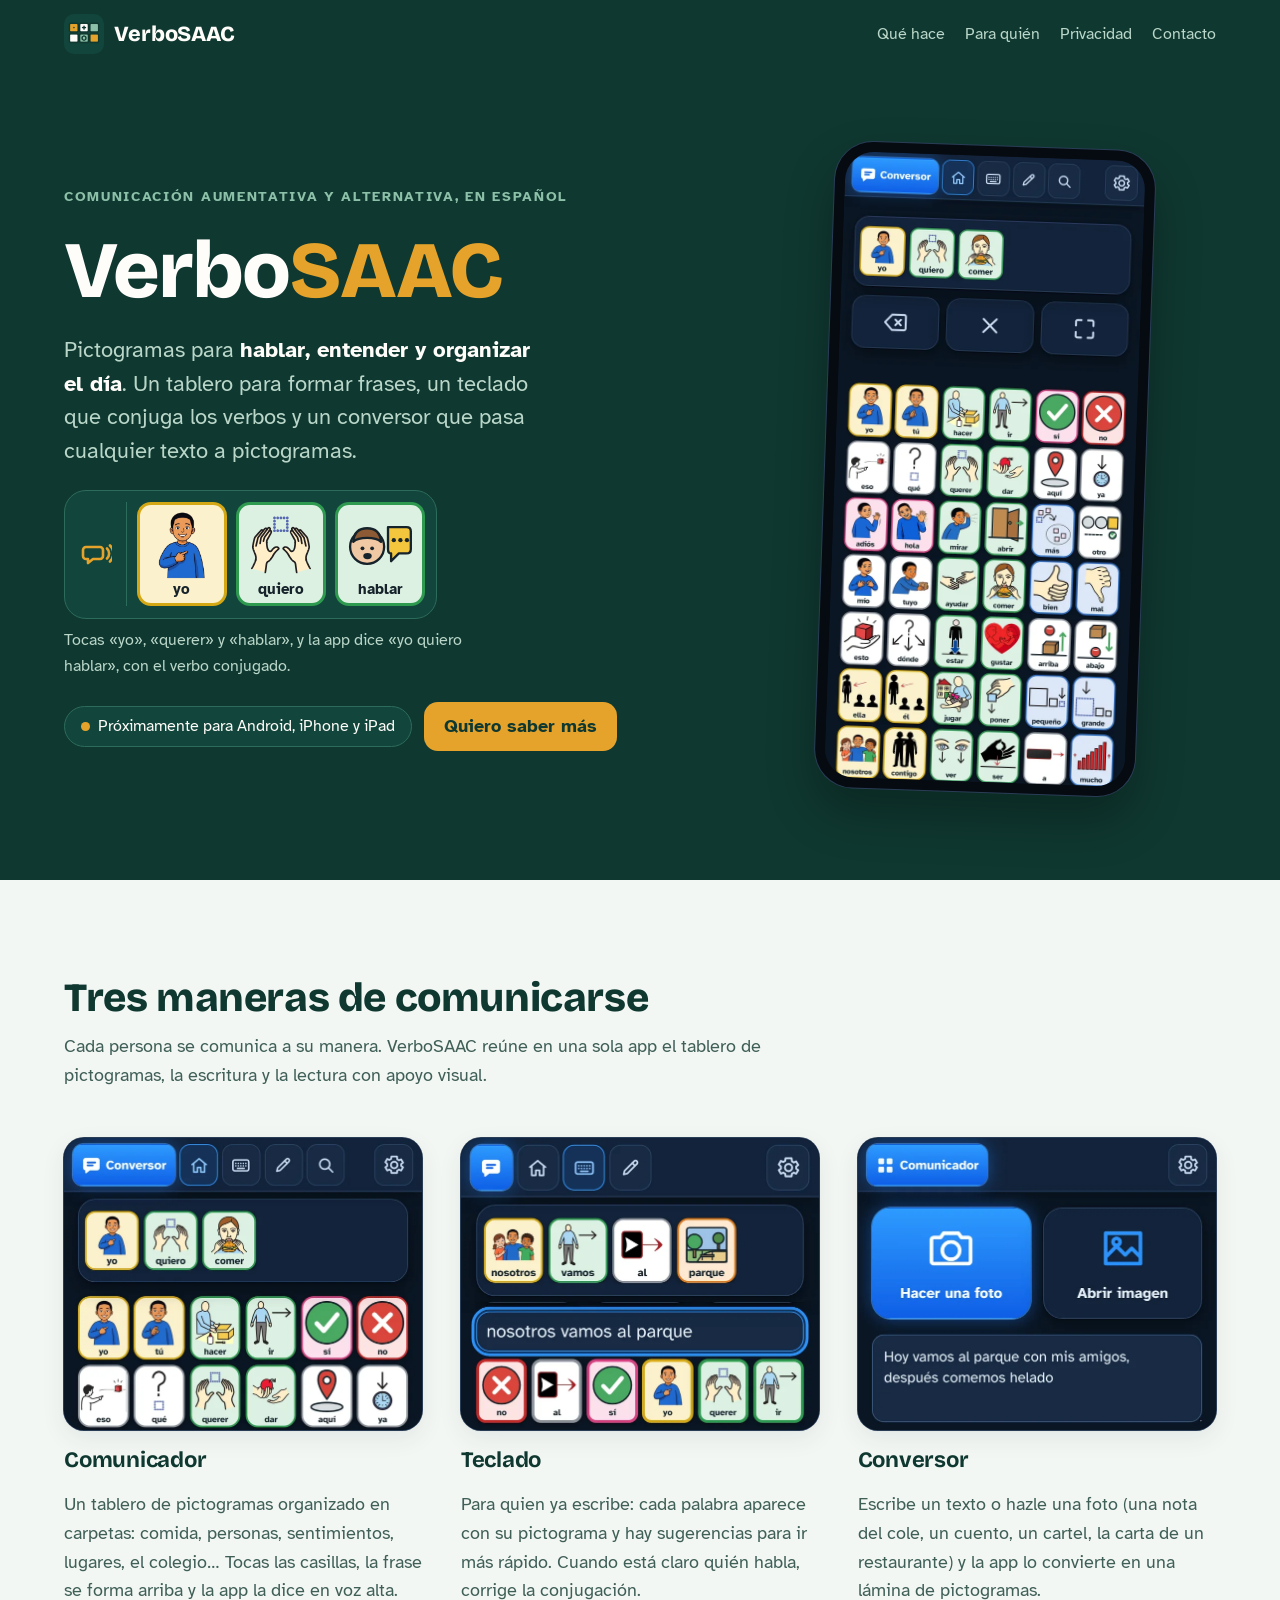
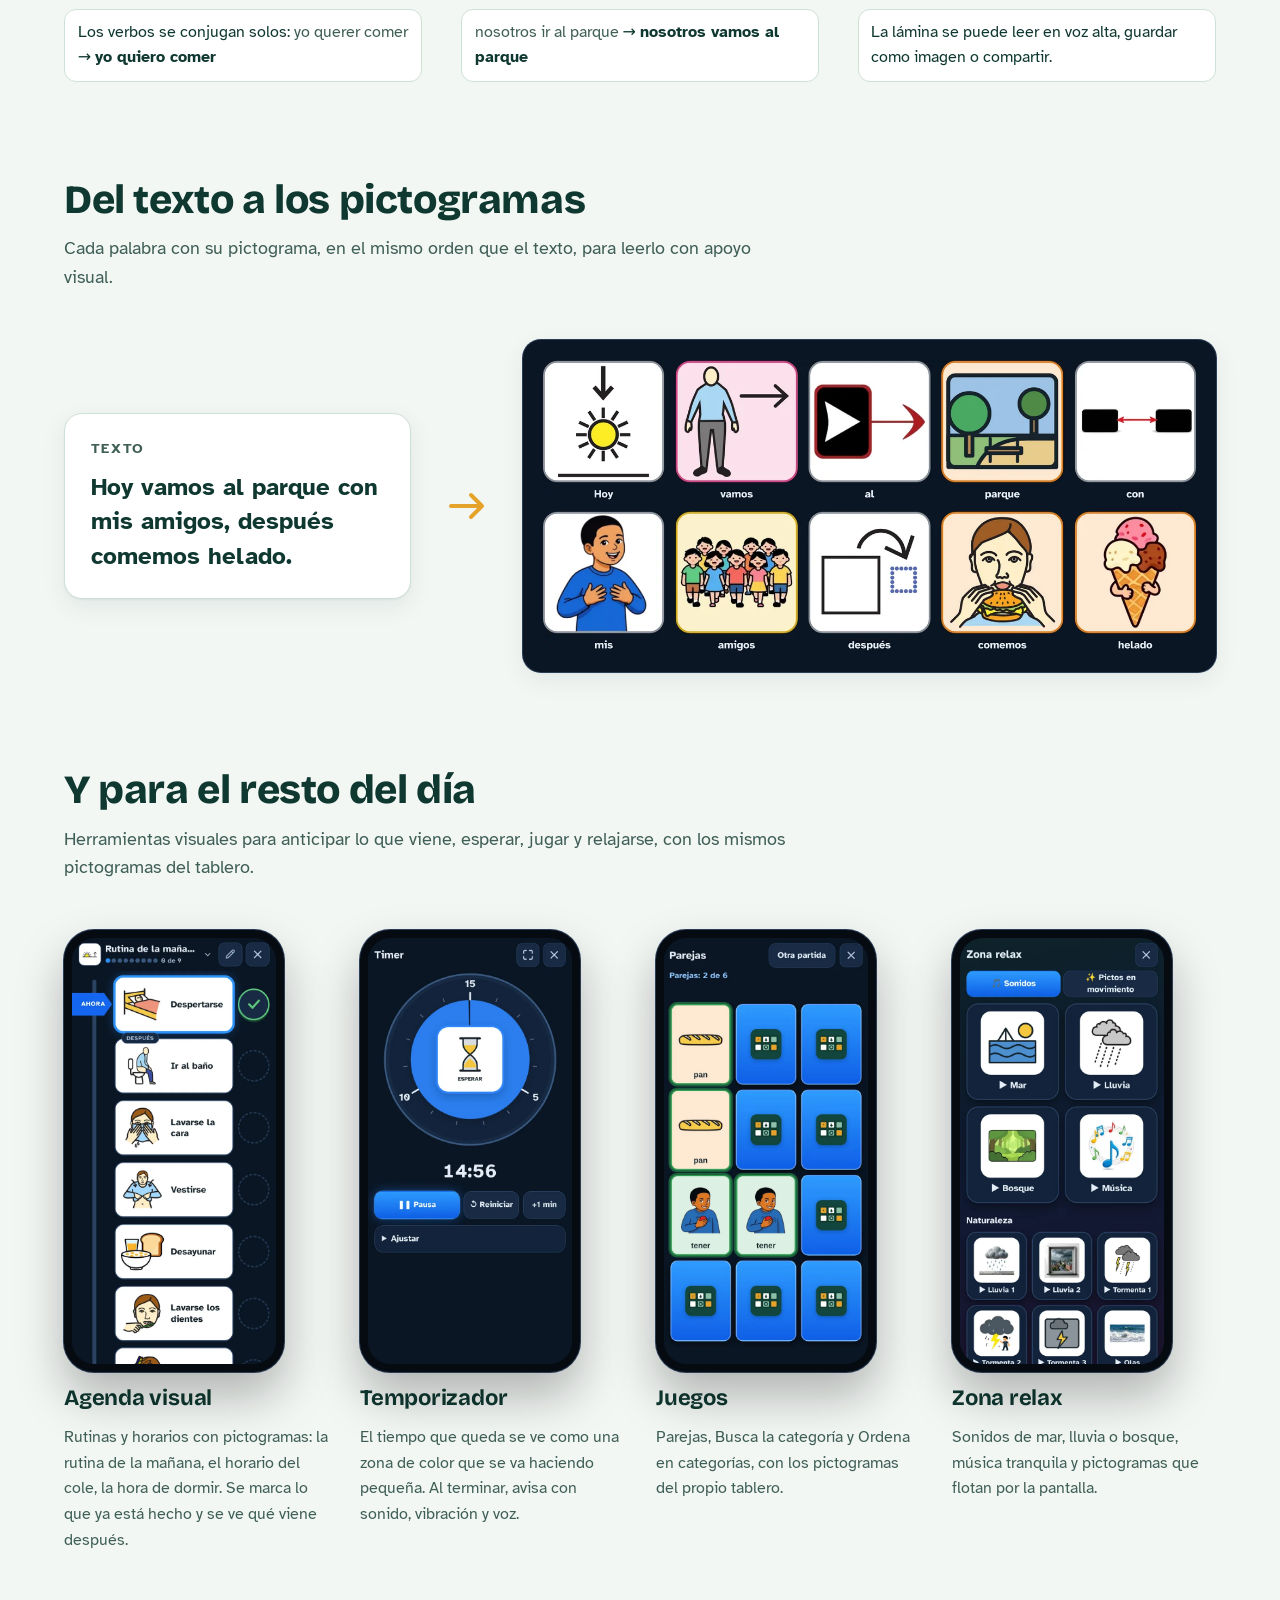
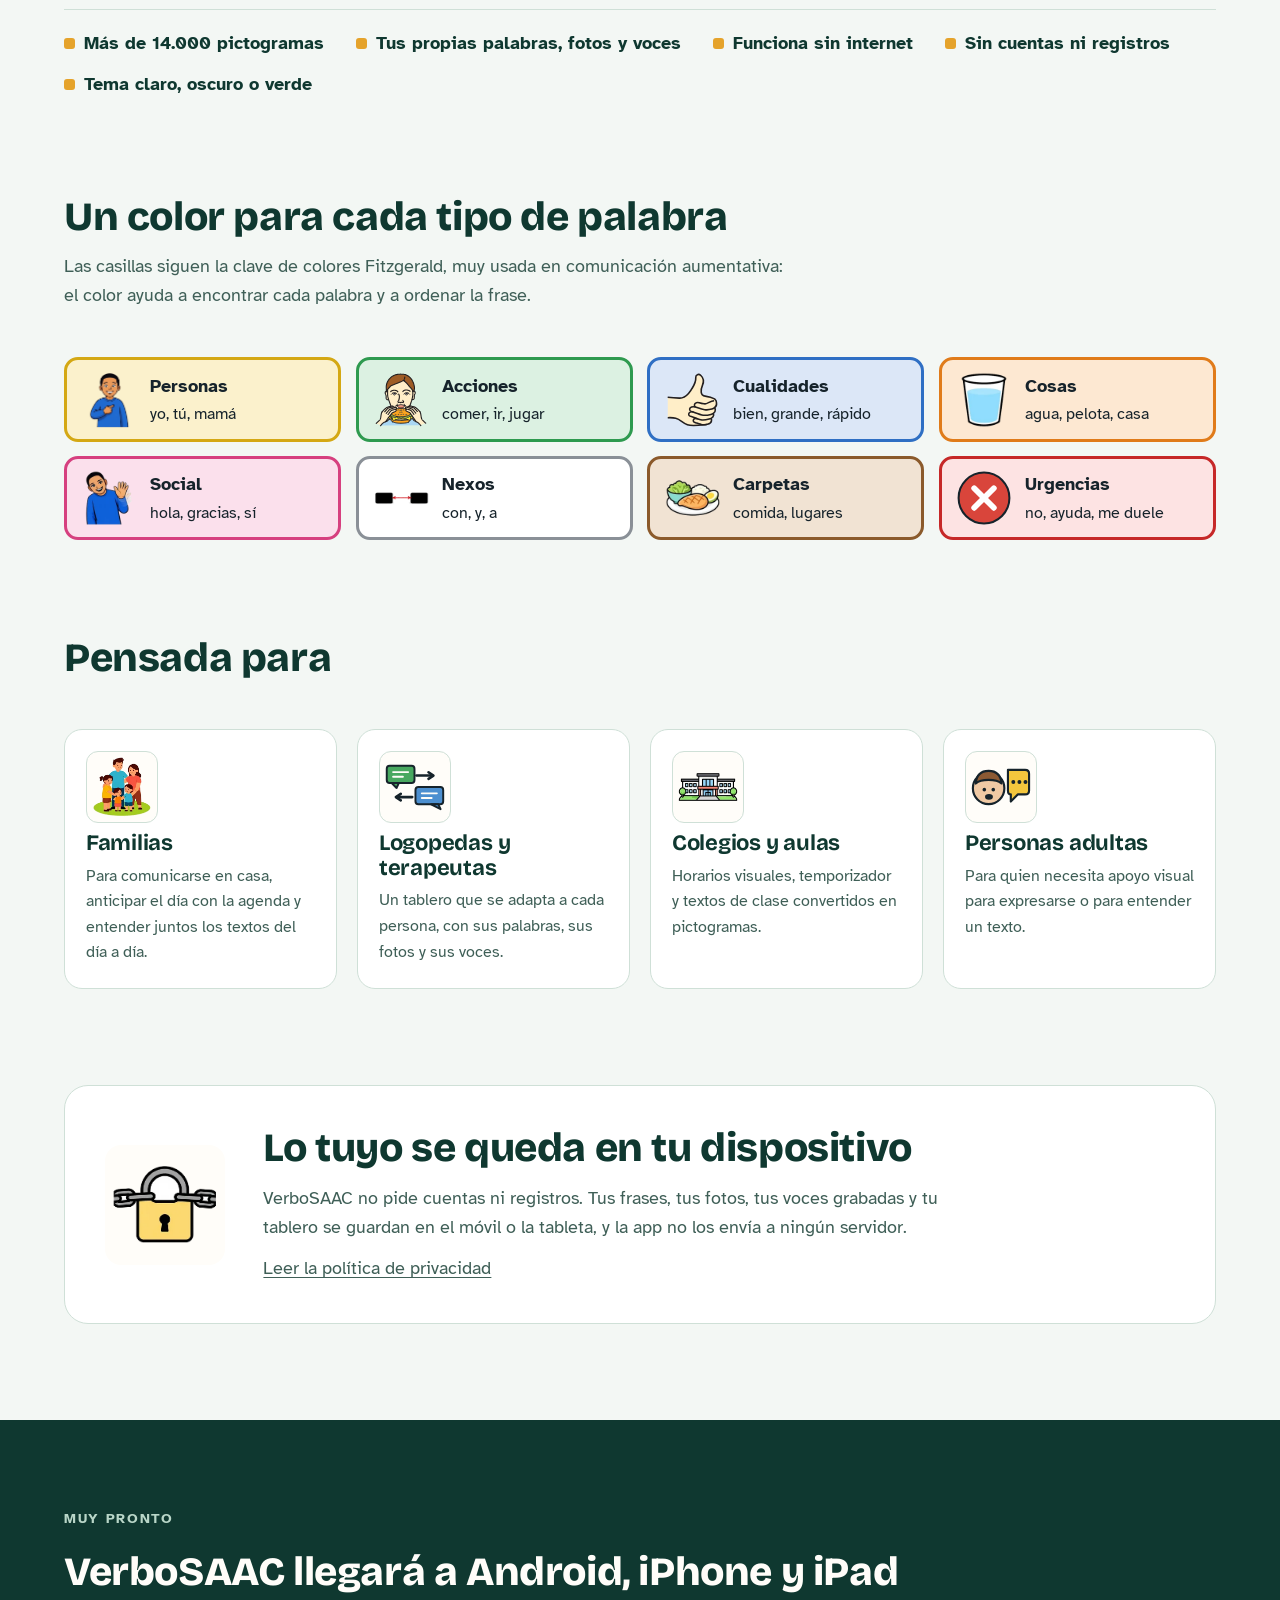
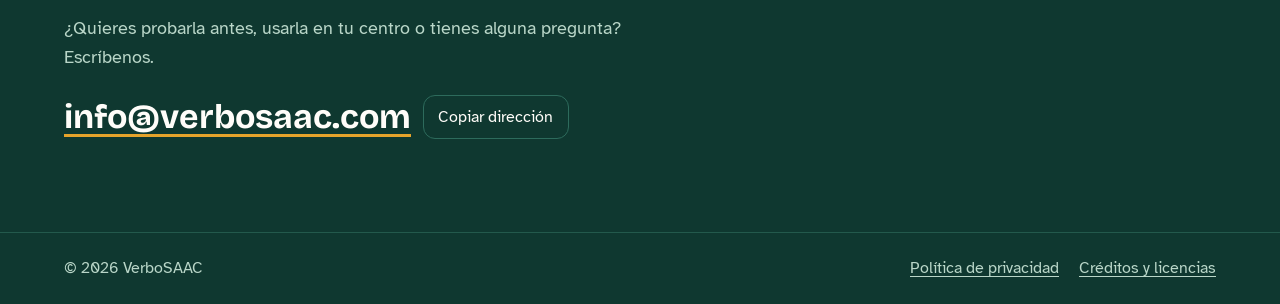
<file: index.html>
<!doctype html>
<html lang="es">
<head>
<meta charset="utf-8">
<meta name="viewport" content="width=device-width, initial-scale=1, viewport-fit=cover">
<title>VerboSAAC</title>
<meta name="description" content="VerboSAAC: comunicación aumentativa con pictogramas en español. Un tablero para formar frases, un teclado que conjuga los verbos y un conversor que pasa cualquier texto a pictogramas.">
<link rel="canonical" href="https://verbosaac.com/">
<meta name="theme-color" content="#0f3830">
<link rel="icon" type="image/png" sizes="32x32" href="img/favicon-32.png">
<link rel="icon" type="image/png" sizes="192x192" href="img/icono-192.png">
<link rel="apple-touch-icon" href="img/apple-touch-icon.png">
<meta property="og:type" content="website">
<meta property="og:locale" content="es_ES">
<meta property="og:title" content="VerboSAAC: comunicación con pictogramas">
<meta property="og:description" content="Un tablero para formar frases, un teclado que conjuga los verbos y un conversor que pasa cualquier texto a pictogramas.">
<meta property="og:url" content="https://verbosaac.com/">
<meta property="og:image" content="https://verbosaac.com/img/og.png">
<meta name="twitter:card" content="summary_large_image">
<link rel="preload" href="fonts/bricolage-800.woff2" as="font" type="font/woff2" crossorigin>
<link rel="preload" href="fonts/atkinson-400.woff2" as="font" type="font/woff2" crossorigin>
<link rel="stylesheet" href="css/estilos.css">
</head>
<body>
<a class="saltar" href="#contenido">Ir al contenido</a>

<header class="cabecera">
  <div class="envoltura">
    <a class="marca" href="./" aria-label="VerboSAAC, inicio"><img src="img/icono-128.png" alt="" width="40" height="40">VerboSAAC</a>
    <nav class="menu" aria-label="Secciones">
      <a href="#que-hace">Qué hace</a>
      <a href="#para-quien">Para quién</a>
      <a href="privacidad.html">Privacidad</a>
      <a href="#contacto">Contacto</a>
    </nav>
  </div>
</header>

<main id="contenido">

  <section class="portada" aria-labelledby="titulo">
    <div class="envoltura">
      <div class="texto">
        <p class="antetitulo">Comunicación aumentativa y alternativa, en español</p>
        <h1 id="titulo">Verbo<span class="saac">SAAC</span></h1>
        <p class="entradilla">Pictogramas para <strong>hablar, entender y organizar el día</strong>. Un tablero para formar frases, un teclado que conjuga los verbos y un conversor que pasa cualquier texto a pictogramas.</p>

        <figure class="frase" aria-label="Ejemplo de frase con pictogramas: yo quiero hablar">
          <div class="frase-barra">
            <span class="frase-altavoz" aria-hidden="true">
              <svg viewBox="0 0 32 32" fill="none" stroke="currentColor" stroke-width="2.6" stroke-linecap="round" stroke-linejoin="round"><path d="M5 8h14a3 3 0 0 1 3 3v6a3 3 0 0 1-3 3h-7l-5 4v-4H5a3 3 0 0 1-3-3v-6a3 3 0 0 1 3-3z" transform="translate(1 1)"/><path d="M27 10.5a7 7 0 0 1 0 10"/><path d="M30 7.5a11 11 0 0 1 0 16"/></svg>
            </span>
            <span class="casilla t-persona"><img src="img/pictos/yo.webp" alt="" width="68" height="68">yo</span>
            <span class="casilla t-verbo"><img src="img/pictos/quiero.svg" alt="" width="68" height="68">quiero</span>
            <span class="casilla t-verbo"><img src="img/pictos/hablar.svg" alt="" width="68" height="68">hablar</span>
          </div>
          <figcaption class="frase-nota">Tocas «yo», «querer» y «hablar», y la app dice «yo quiero hablar», con el verbo conjugado.</figcaption>
        </figure>

        <div class="disponible">
          <span class="etiqueta-pronto">Próximamente para Android, iPhone y iPad</span>
          <a class="boton boton-ambar" href="#contacto">Quiero saber más</a>
        </div>
      </div>

      <div class="movil">
        <img src="img/capturas/comunicador.webp" width="600" height="1252" alt="Pantalla del comunicador de VerboSAAC: arriba la frase «yo quiero comer» y debajo el tablero de pictogramas con casillas de colores.">
      </div>
    </div>
  </section>

  <section class="seccion" id="que-hace" aria-labelledby="t-que-hace">
    <div class="envoltura">
      <div class="cabeza">
        <h2 id="t-que-hace">Tres maneras de comunicarse</h2>
        <p>Cada persona se comunica a su manera. VerboSAAC reúne en una sola app el tablero de pictogramas, la escritura y la lectura con apoyo visual.</p>
      </div>

      <div class="tres">
        <article class="modo">
          <div class="ventana"><img src="img/capturas/ventana-comunicador.webp" width="720" height="587" loading="lazy" alt="El comunicador: arriba la frase «yo quiero comer» y debajo el tablero, con casillas de pictogramas de colores."></div>
          <h3>Comunicador</h3>
          <div>
            <p>Un tablero de pictogramas organizado en carpetas: comida, personas, sentimientos, lugares, el colegio… Tocas las casillas, la frase se forma arriba y la app la dice en voz alta.</p>
            <p class="ejemplo">Los verbos se conjugan solos: <s>yo querer comer</s> → <b>yo quiero comer</b></p>
          </div>
        </article>

        <article class="modo">
          <div class="ventana"><img src="img/capturas/ventana-teclado.webp" width="720" height="587" loading="lazy" alt="El teclado: se escribe «nosotros ir al parque» y la app pone «nosotros vamos al parque», con un pictograma para cada palabra y pictogramas sugeridos debajo."></div>
          <h3>Teclado</h3>
          <div>
            <p>Para quien ya escribe: cada palabra aparece con su pictograma y hay sugerencias para ir más rápido. Cuando está claro quién habla, corrige la conjugación.</p>
            <p class="ejemplo"><s>nosotros ir al parque</s> → <b>nosotros vamos al parque</b></p>
          </div>
        </article>

        <article class="modo">
          <div class="ventana"><img src="img/capturas/ventana-conversor.webp" width="720" height="587" loading="lazy" alt="El conversor: botones para hacer una foto o abrir una imagen, y un texto escrito listo para convertir."></div>
          <h3>Conversor</h3>
          <div>
            <p>Escribe un texto o hazle una foto (una nota del cole, un cuento, un cartel, la carta de un restaurante) y la app lo convierte en una lámina de pictogramas.</p>
            <p class="ejemplo">La lámina se puede leer en voz alta, guardar como imagen o compartir.</p>
          </div>
        </article>
      </div>
    </div>
  </section>

  <section class="seccion" aria-labelledby="t-texto">
    <div class="envoltura">
      <div class="cabeza">
        <h2 id="t-texto">Del texto a los pictogramas</h2>
        <p>Cada palabra con su pictograma, en el mismo orden que el texto, para leerlo con apoyo visual.</p>
      </div>
      <div class="conversion">
        <div class="nota">
          <p class="antetitulo">Texto</p>
          <blockquote>Hoy vamos al parque con mis amigos, después comemos helado.</blockquote>
        </div>
        <span class="flecha" aria-hidden="true"><svg viewBox="0 0 48 48" fill="none" stroke="currentColor" stroke-width="4" stroke-linecap="round" stroke-linejoin="round"><path d="M8 24h30"/><path d="M28 13l11 11-11 11"/></svg></span>
        <figure class="lamina" style="margin:0">
          <img src="img/capturas/lamina.webp" width="1200" height="536" loading="lazy" alt="La frase convertida en 10 pictogramas: hoy, vamos, al, parque, con, mis, amigos, después, comemos, helado.">
        </figure>
      </div>
    </div>
  </section>

  <section class="seccion" aria-labelledby="t-ademas">
    <div class="envoltura">
      <div class="cabeza">
        <h2 id="t-ademas">Y para el resto del día</h2>
        <p>Herramientas visuales para anticipar lo que viene, esperar, jugar y relajarse, con los mismos pictogramas del tablero.</p>
      </div>
      <div class="cuatro">
        <article class="extra">
          <div class="movil"><img src="img/capturas/agenda.webp" width="600" height="1252" loading="lazy" alt="La agenda visual con la rutina de la mañana: despertarse, ir al baño, lavarse la cara, vestirse, desayunar."></div>
          <h3>Agenda visual</h3>
          <p>Rutinas y horarios con pictogramas: la rutina de la mañana, el horario del cole, la hora de dormir. Se marca lo que ya está hecho y se ve qué viene después.</p>
        </article>
        <article class="extra">
          <div class="movil"><img src="img/capturas/temporizador.webp" width="600" height="1252" loading="lazy" alt="El temporizador visual, con una esfera de colores y el tiempo que queda."></div>
          <h3>Temporizador</h3>
          <p>El tiempo que queda se ve como una zona de color que se va haciendo pequeña. Al terminar, avisa con sonido, vibración y voz.</p>
        </article>
        <article class="extra">
          <div class="movil"><img src="img/capturas/juegos.webp" width="600" height="1252" loading="lazy" alt="El juego de parejas: dos parejas encontradas, «pan» y «tener», y el resto de cartas boca abajo."></div>
          <h3>Juegos</h3>
          <p>Parejas, Busca la categoría y Ordena en categorías, con los pictogramas del propio tablero.</p>
        </article>
        <article class="extra">
          <div class="movil"><img src="img/capturas/relax.webp" width="600" height="1252" loading="lazy" alt="La zona relax con sonidos de mar, lluvia, bosque y música."></div>
          <h3>Zona relax</h3>
          <p>Sonidos de mar, lluvia o bosque, música tranquila y pictogramas que flotan por la pantalla.</p>
        </article>
      </div>

      <ul class="datos" aria-label="Más características">
        <li>Más de 14.000 pictogramas</li>
        <li>Tus propias palabras, fotos y voces</li>
        <li>Funciona sin internet</li>
        <li>Sin cuentas ni registros</li>
        <li>Tema claro, oscuro o verde</li>
      </ul>
    </div>
  </section>

  <section class="seccion" aria-labelledby="t-colores">
    <div class="envoltura">
      <div class="cabeza">
        <h2 id="t-colores">Un color para cada tipo de palabra</h2>
        <p>Las casillas siguen la clave de colores Fitzgerald, muy usada en comunicación aumentativa: el color ayuda a encontrar cada palabra y a ordenar la frase.</p>
      </div>
      <ul class="clave">
        <li class="t-persona"><img src="img/pictos/yo.webp" alt="" width="56" height="56" loading="lazy"><b>Personas</b><span>yo, tú, mamá</span></li>
        <li class="t-verbo"><img src="img/pictos/comer.svg" alt="" width="56" height="56" loading="lazy"><b>Acciones</b><span>comer, ir, jugar</span></li>
        <li class="t-adjetivo"><img src="img/pictos/bien.svg" alt="" width="56" height="56" loading="lazy"><b>Cualidades</b><span>bien, grande, rápido</span></li>
        <li class="t-cosa"><img src="img/pictos/agua.webp" alt="" width="56" height="56" loading="lazy"><b>Cosas</b><span>agua, pelota, casa</span></li>
        <li class="t-social"><img src="img/pictos/hola.webp" alt="" width="56" height="56" loading="lazy"><b>Social</b><span>hola, gracias, sí</span></li>
        <li class="t-otro"><img src="img/pictos/con.webp" alt="" width="56" height="56" loading="lazy"><b>Nexos</b><span>con, y, a</span></li>
        <li class="t-categoria"><img src="img/pictos/comida.webp" alt="" width="56" height="56" loading="lazy"><b>Carpetas</b><span>comida, lugares</span></li>
        <li class="t-urgente"><img src="img/pictos/no.svg" alt="" width="56" height="56" loading="lazy"><b>Urgencias</b><span>no, ayuda, me duele</span></li>
      </ul>
    </div>
  </section>

  <section class="seccion" id="para-quien" aria-labelledby="t-quien">
    <div class="envoltura">
      <div class="cabeza">
        <h2 id="t-quien">Pensada para</h2>
      </div>
      <ul class="quien">
        <li><img src="img/pictos/familia.webp" alt="" width="72" height="72" loading="lazy"><h3>Familias</h3><p>Para comunicarse en casa, anticipar el día con la agenda y entender juntos los textos del día a día.</p></li>
        <li><img src="img/pictos/comunicar.svg" alt="" width="72" height="72" loading="lazy"><h3>Logopedas y terapeutas</h3><p>Un tablero que se adapta a cada persona, con sus palabras, sus fotos y sus voces.</p></li>
        <li><img src="img/pictos/colegio.webp" alt="" width="72" height="72" loading="lazy"><h3>Colegios y aulas</h3><p>Horarios visuales, temporizador y textos de clase convertidos en pictogramas.</p></li>
        <li><img src="img/pictos/hablar.svg" alt="" width="72" height="72" loading="lazy"><h3>Personas adultas</h3><p>Para quien necesita apoyo visual para expresarse o para entender un texto.</p></li>
      </ul>
    </div>
  </section>

  <section class="seccion" aria-labelledby="t-privado">
    <div class="envoltura">
      <div class="privado">
        <img src="img/pictos/candado.webp" alt="" width="120" height="120" loading="lazy">
        <div class="texto">
          <h2 id="t-privado">Lo tuyo se queda en tu dispositivo</h2>
          <p>VerboSAAC no pide cuentas ni registros. Tus frases, tus fotos, tus voces grabadas y tu tablero se guardan en el móvil o la tableta, y la app no los envía a ningún servidor.</p>
          <p><a href="privacidad.html">Leer la política de privacidad</a></p>
        </div>
      </div>
    </div>
  </section>

</main>

<section class="contacto" id="contacto" aria-labelledby="t-contacto">
  <div class="envoltura">
    <p class="antetitulo">Muy pronto</p>
    <h2 id="t-contacto">VerboSAAC llegará a Android, iPhone y iPad</h2>
    <p>¿Quieres probarla antes, usarla en tu centro o tienes alguna pregunta? Escríbenos.</p>
    <div class="correo">
      <a id="correo" href="mailto:info@verbosaac.com">info@verbosaac.com</a>
      <button class="boton-copiar" id="copiar-correo" type="button">Copiar dirección</button>
    </div>
  </div>
</section>

<footer class="pie">
  <div class="envoltura">
    <span>© 2026 VerboSAAC</span>
    <nav aria-label="Información legal">
      <a href="privacidad.html">Política de privacidad</a>
      <a href="creditos.html">Créditos y licencias</a>
    </nav>
  </div>
</footer>

<script>
  (function () {
    var b = document.getElementById('copiar-correo');
    if (!b) return;
    b.addEventListener('click', function () {
      var texto = 'info@verbosaac.com';
      var listo = function () { b.textContent = 'Dirección copiada'; setTimeout(function () { b.textContent = 'Copiar dirección'; }, 2500); };
      var seleccionar = function () {
        var r = document.createRange(); r.selectNodeContents(document.getElementById('correo'));
        var s = window.getSelection(); s.removeAllRanges(); s.addRange(r);
        b.textContent = 'Selecciónala y cópiala';
      };
      try {
        if (navigator.clipboard && navigator.clipboard.writeText) navigator.clipboard.writeText(texto).then(listo, seleccionar);
        else seleccionar();
      } catch (e) { seleccionar(); }
    });
  })();
</script>
</body>
</html>
</file>
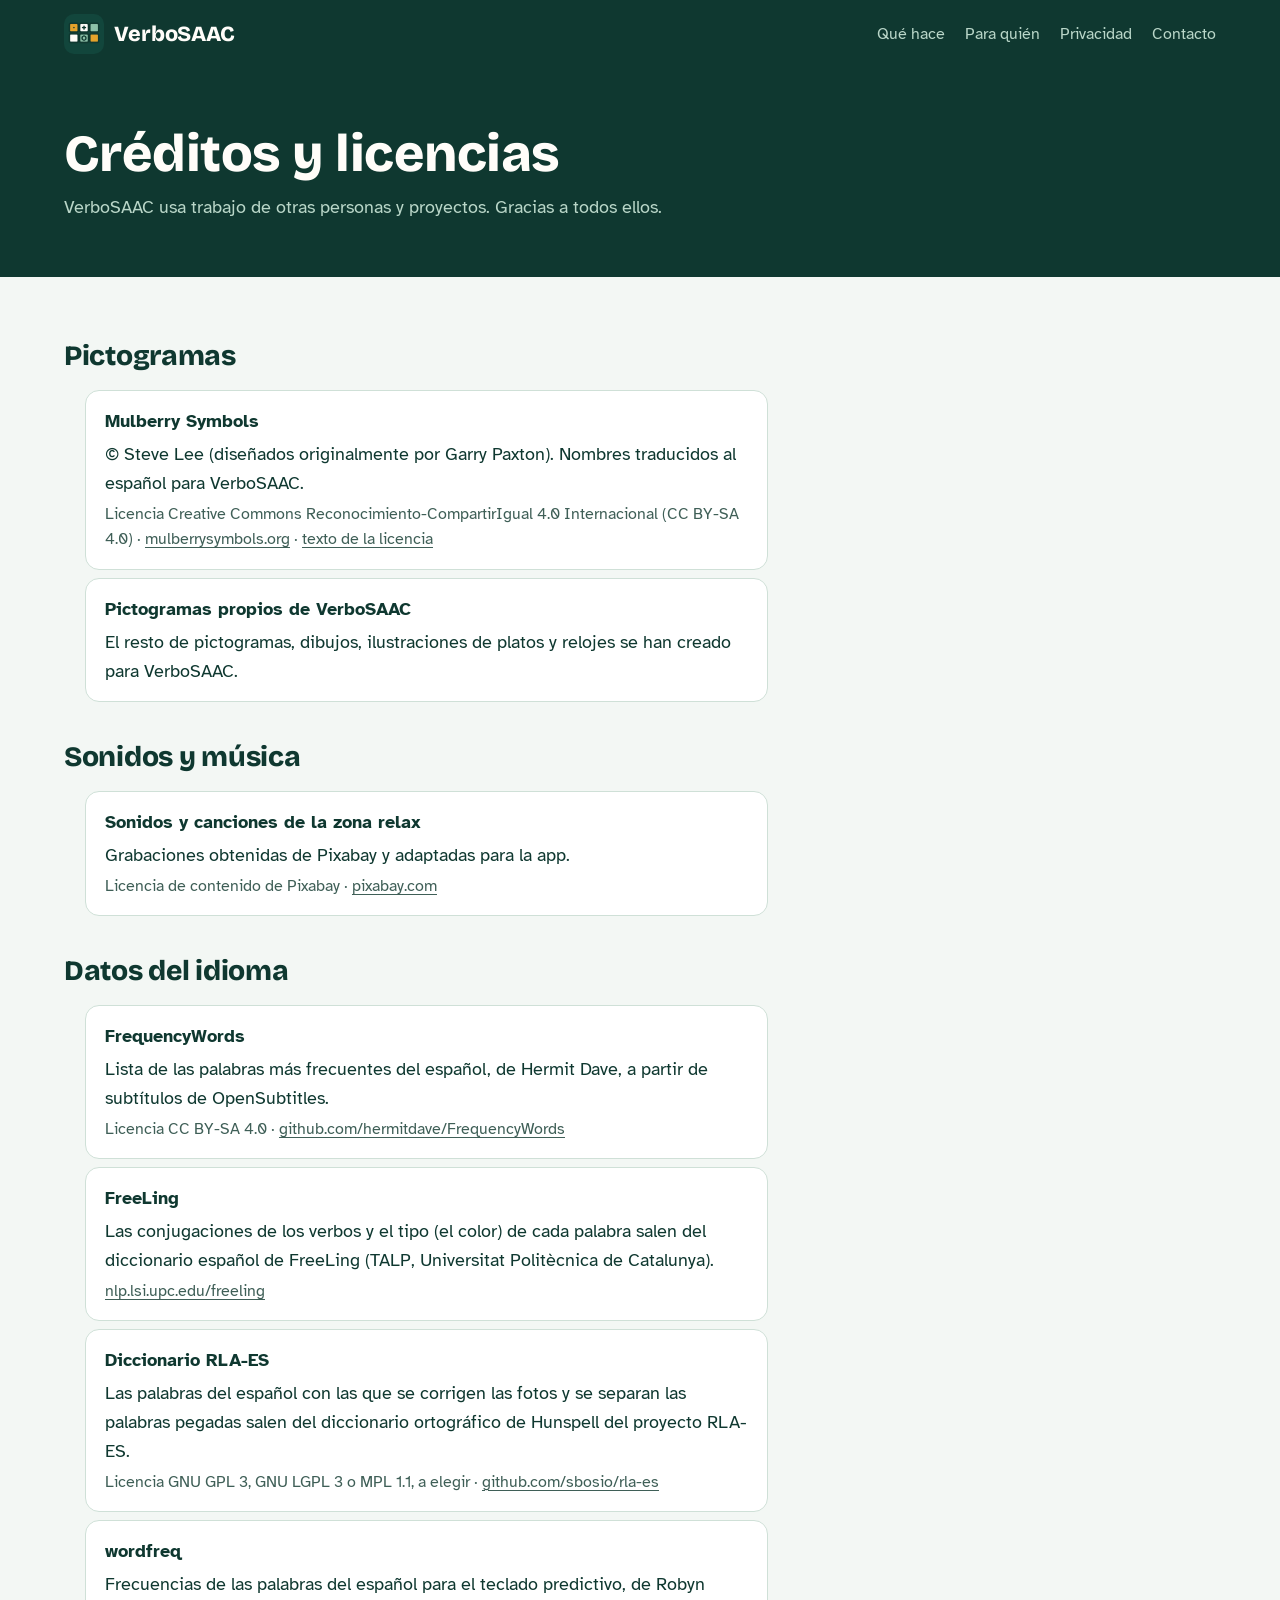
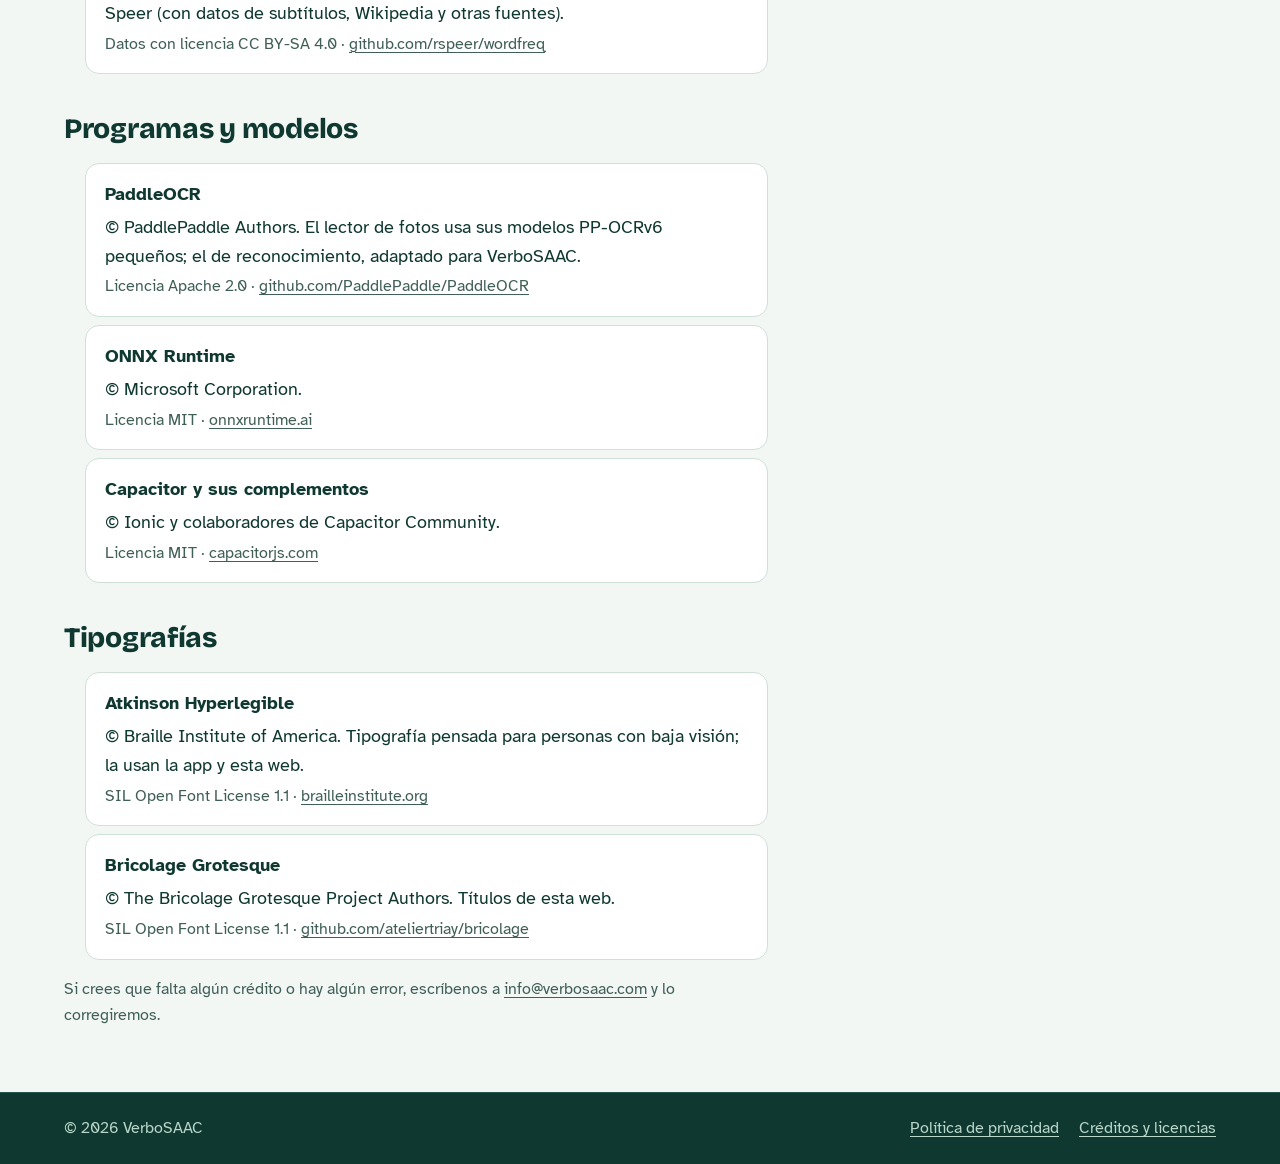
<file: creditos.html>
<!doctype html>
<html lang="es">
<head>
<meta charset="utf-8">
<meta name="viewport" content="width=device-width, initial-scale=1, viewport-fit=cover">
<title>Créditos de VerboSAAC</title>
<meta name="description" content="Créditos y licencias de los pictogramas, sonidos, tipografías y programas que usa VerboSAAC.">
<link rel="canonical" href="https://verbosaac.com/creditos.html">
<meta name="theme-color" content="#0f3830">
<link rel="icon" type="image/png" sizes="32x32" href="img/favicon-32.png">
<link rel="apple-touch-icon" href="img/apple-touch-icon.png">
<link rel="stylesheet" href="css/estilos.css">
</head>
<body>
<a class="saltar" href="#contenido">Ir al contenido</a>

<header class="cabecera">
  <div class="envoltura">
    <a class="marca" href="./" aria-label="VerboSAAC, inicio"><img src="img/icono-128.png" alt="" width="40" height="40">VerboSAAC</a>
    <nav class="menu" aria-label="Secciones">
      <a href="./#que-hace">Qué hace</a>
      <a href="./#para-quien">Para quién</a>
      <a href="privacidad.html">Privacidad</a>
      <a href="./#contacto">Contacto</a>
    </nav>
  </div>
</header>

<main id="contenido">
  <div class="titular">
    <div class="envoltura">
      <h1>Créditos y licencias</h1>
      <p>VerboSAAC usa trabajo de otras personas y proyectos. Gracias a todos ellos.</p>
    </div>
  </div>

  <div class="texto-legal">
    <div class="envoltura">
      <div class="columna">
        <h2 style="margin-top:0">Pictogramas</h2>
        <ul class="creditos">
          <li>
            <span class="que">Mulberry Symbols</span>
            <span>© Steve Lee (diseñados originalmente por Garry Paxton). Nombres traducidos al español para VerboSAAC.</span>
            <span class="lic">Licencia Creative Commons Reconocimiento-CompartirIgual 4.0 Internacional (CC BY-SA 4.0) · <a href="https://mulberrysymbols.org" rel="noopener">mulberrysymbols.org</a> · <a href="https://creativecommons.org/licenses/by-sa/4.0/deed.es" rel="noopener">texto de la licencia</a></span>
          </li>
          <li>
            <span class="que">Pictogramas propios de VerboSAAC</span>
            <span>El resto de pictogramas, dibujos, ilustraciones de platos y relojes se han creado para VerboSAAC.</span>
          </li>
        </ul>

        <h2>Sonidos y música</h2>
        <ul class="creditos">
          <li>
            <span class="que">Sonidos y canciones de la zona relax</span>
            <span>Grabaciones obtenidas de Pixabay y adaptadas para la app.</span>
            <span class="lic">Licencia de contenido de Pixabay · <a href="https://pixabay.com/service/license-summary/" rel="noopener">pixabay.com</a></span>
          </li>
        </ul>

        <h2>Datos del idioma</h2>
        <ul class="creditos">
          <li>
            <span class="que">FrequencyWords</span>
            <span>Lista de las palabras más frecuentes del español, de Hermit Dave, a partir de subtítulos de OpenSubtitles.</span>
            <span class="lic">Licencia CC BY-SA 4.0 · <a href="https://github.com/hermitdave/FrequencyWords" rel="noopener">github.com/hermitdave/FrequencyWords</a></span>
          </li>
          <li>
            <span class="que">FreeLing</span>
            <span>Las conjugaciones de los verbos y el tipo (el color) de cada palabra salen del diccionario español de FreeLing (TALP, Universitat Politècnica de Catalunya).</span>
            <span class="lic"><a href="https://nlp.lsi.upc.edu/freeling/" rel="noopener">nlp.lsi.upc.edu/freeling</a></span>
          </li>
          <li>
            <span class="que">Diccionario RLA-ES</span>
            <span>Las palabras del español con las que se corrigen las fotos y se separan las palabras pegadas salen del diccionario ortográfico de Hunspell del proyecto RLA-ES.</span>
            <span class="lic">Licencia GNU GPL 3, GNU LGPL 3 o MPL 1.1, a elegir · <a href="https://github.com/sbosio/rla-es" rel="noopener">github.com/sbosio/rla-es</a></span>
          </li>
          <li>
            <span class="que">wordfreq</span>
            <span>Frecuencias de las palabras del español para el teclado predictivo, de Robyn Speer (con datos de subtítulos, Wikipedia y otras fuentes).</span>
            <span class="lic">Datos con licencia CC BY-SA 4.0 · <a href="https://github.com/rspeer/wordfreq" rel="noopener">github.com/rspeer/wordfreq</a></span>
          </li>
        </ul>

        <h2>Programas y modelos</h2>
        <ul class="creditos">
          <li>
            <span class="que">PaddleOCR</span>
            <span>© PaddlePaddle Authors. El lector de fotos usa sus modelos PP-OCRv6 pequeños; el de reconocimiento, adaptado para VerboSAAC.</span>
            <span class="lic">Licencia Apache 2.0 · <a href="https://github.com/PaddlePaddle/PaddleOCR" rel="noopener">github.com/PaddlePaddle/PaddleOCR</a></span>
          </li>
          <li>
            <span class="que">ONNX Runtime</span>
            <span>© Microsoft Corporation.</span>
            <span class="lic">Licencia MIT · <a href="https://onnxruntime.ai" rel="noopener">onnxruntime.ai</a></span>
          </li>
          <li>
            <span class="que">Capacitor y sus complementos</span>
            <span>© Ionic y colaboradores de Capacitor Community.</span>
            <span class="lic">Licencia MIT · <a href="https://capacitorjs.com" rel="noopener">capacitorjs.com</a></span>
          </li>
        </ul>

        <h2>Tipografías</h2>
        <ul class="creditos">
          <li>
            <span class="que">Atkinson Hyperlegible</span>
            <span>© Braille Institute of America. Tipografía pensada para personas con baja visión; la usan la app y esta web.</span>
            <span class="lic">SIL Open Font License 1.1 · <a href="https://www.brailleinstitute.org/freefont/" rel="noopener">brailleinstitute.org</a></span>
          </li>
          <li>
            <span class="que">Bricolage Grotesque</span>
            <span>© The Bricolage Grotesque Project Authors. Títulos de esta web.</span>
            <span class="lic">SIL Open Font License 1.1 · <a href="https://github.com/ateliertriay/bricolage" rel="noopener">github.com/ateliertriay/bricolage</a></span>
          </li>
        </ul>

        <p class="fecha">Si crees que falta algún crédito o hay algún error, escríbenos a <a href="mailto:info@verbosaac.com">info@verbosaac.com</a> y lo corregiremos.</p>
      </div>
    </div>
  </div>
</main>

<footer class="pie">
  <div class="envoltura">
    <span>© 2026 VerboSAAC</span>
    <nav aria-label="Información legal">
      <a href="privacidad.html">Política de privacidad</a>
      <a href="creditos.html" aria-current="page">Créditos y licencias</a>
    </nav>
  </div>
</footer>
</body>
</html>
</file>
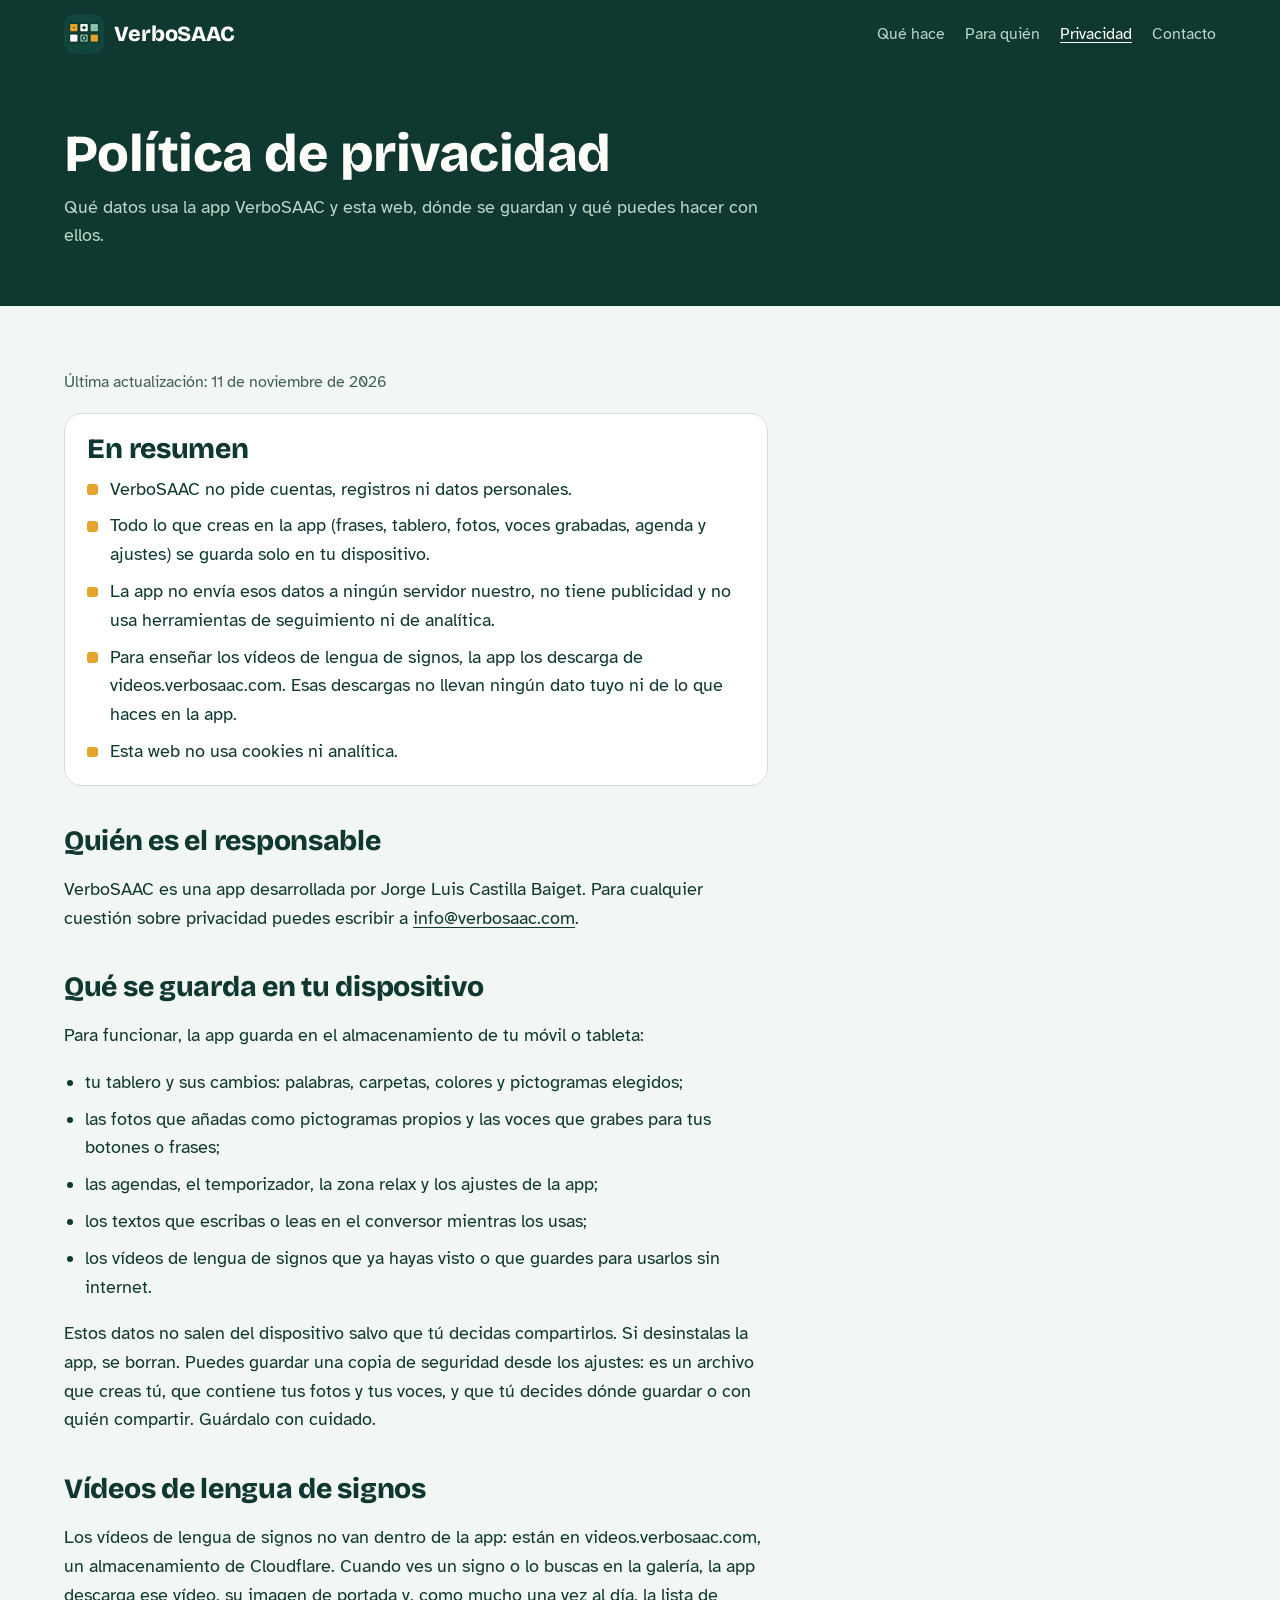
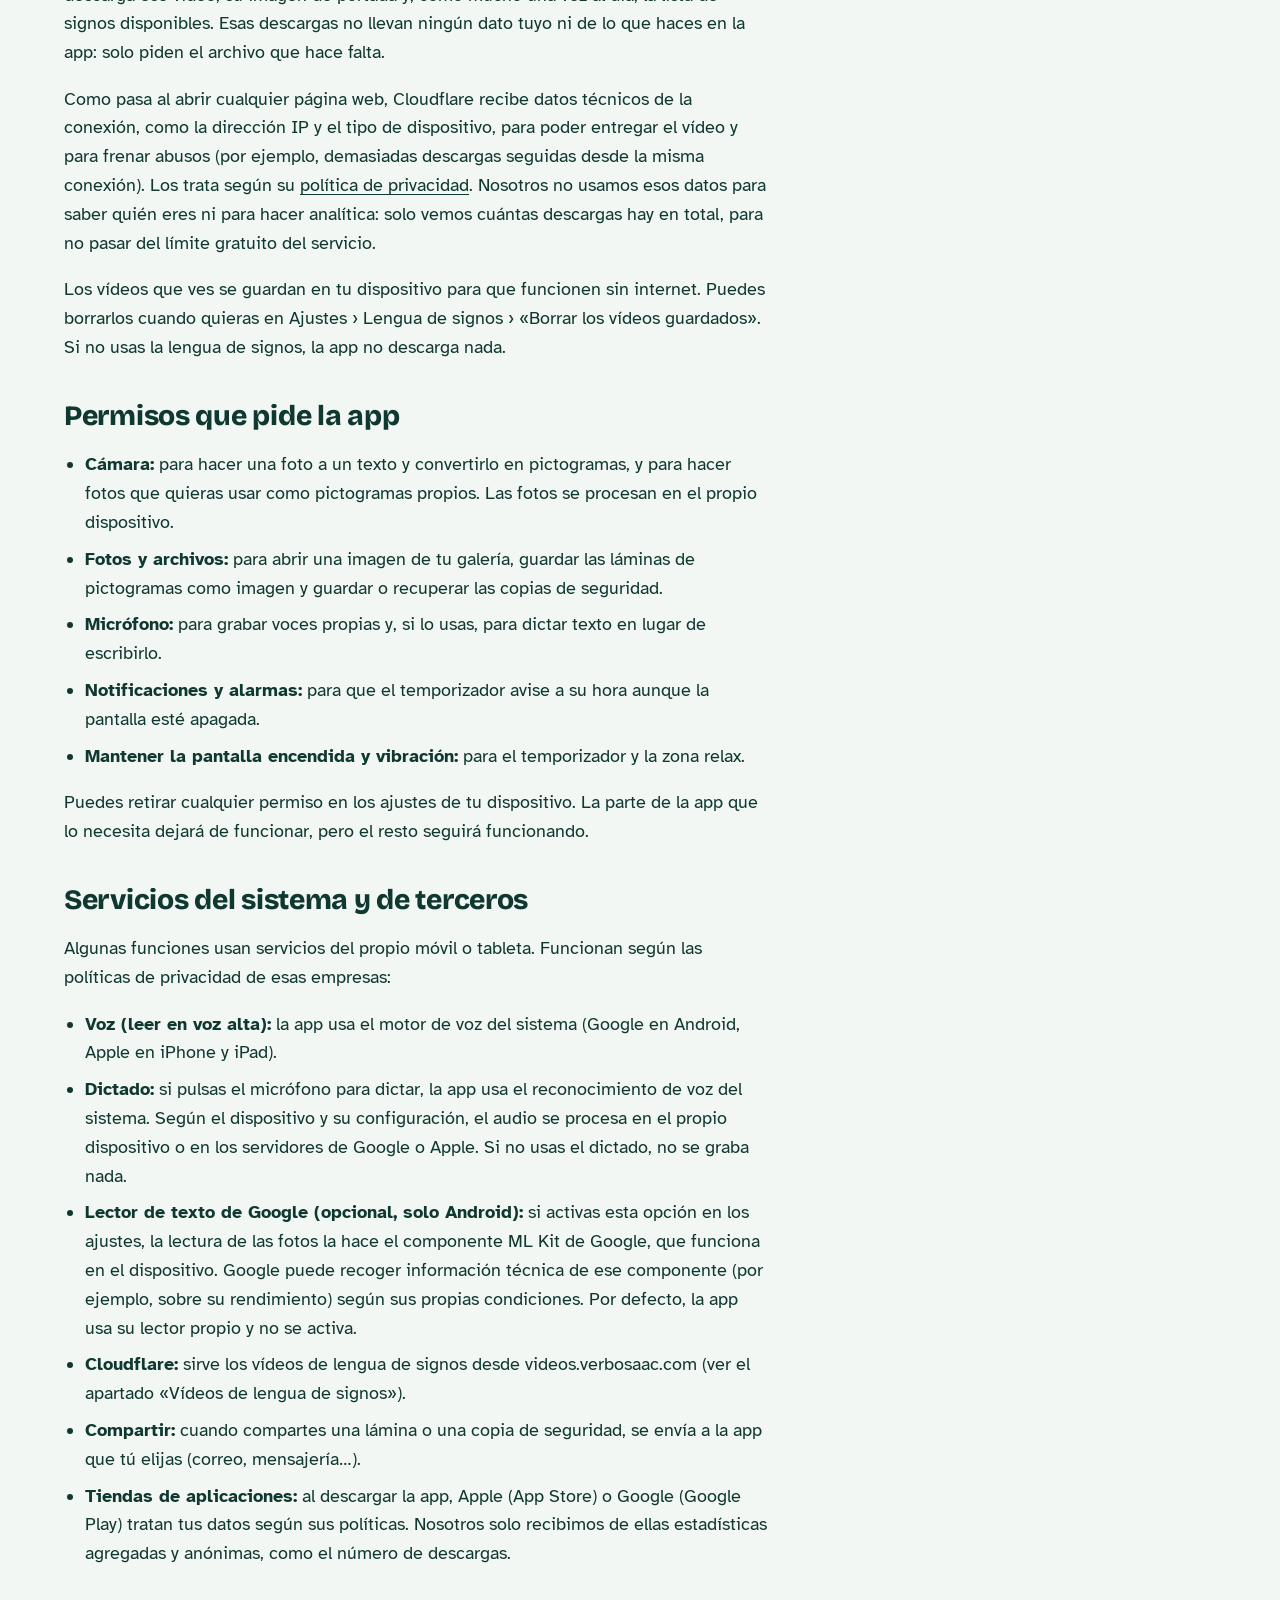
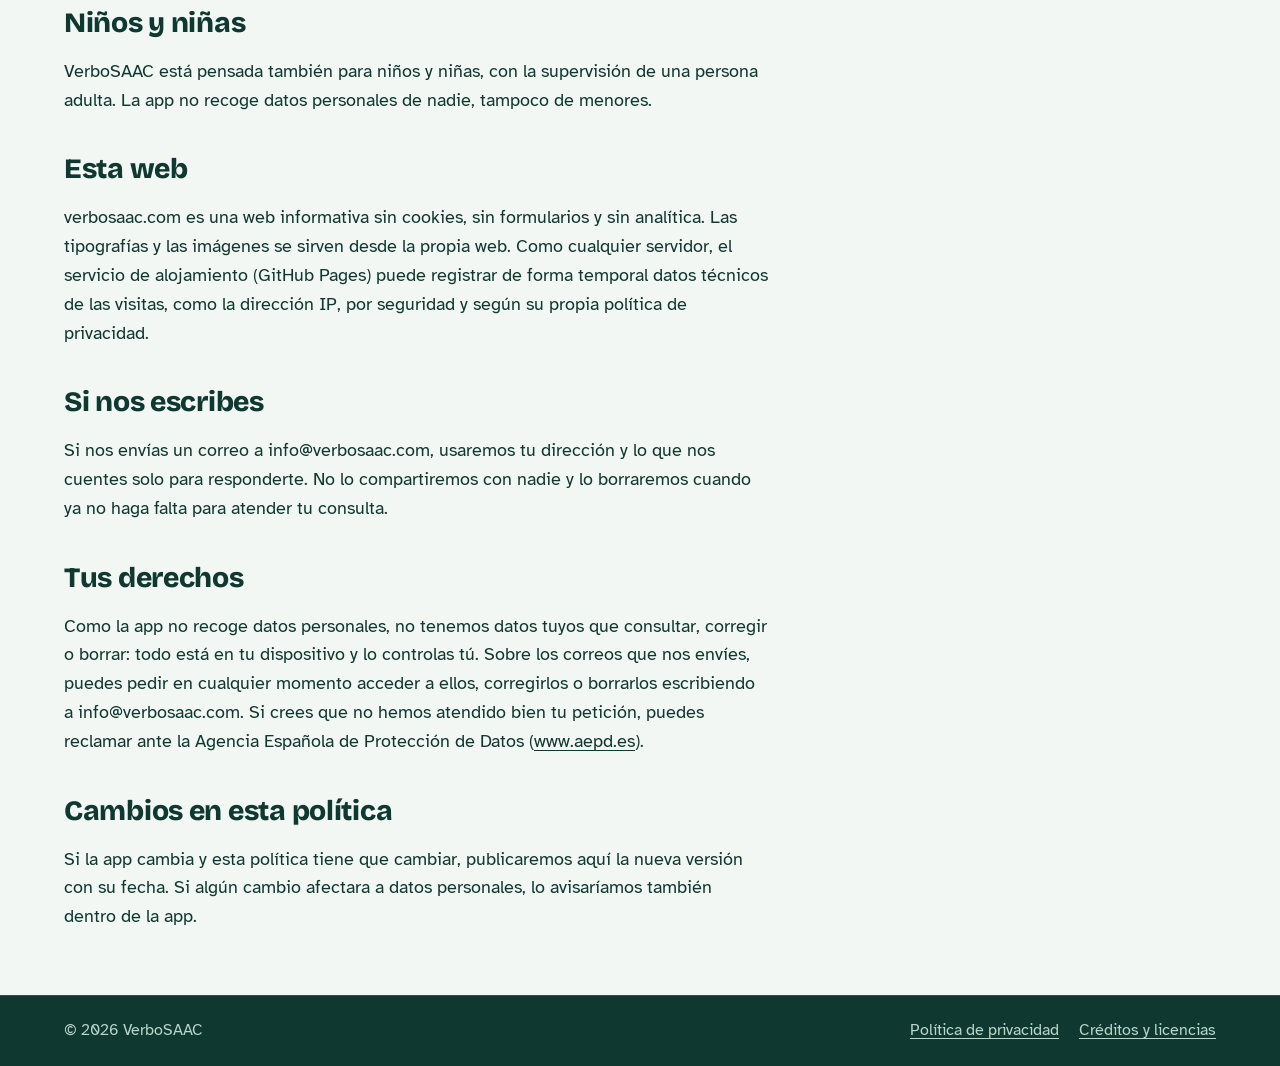
<file: privacidad.html>
<!doctype html>
<html lang="es">
<head>
<meta charset="utf-8">
<meta name="viewport" content="width=device-width, initial-scale=1, viewport-fit=cover">
<title>Privacidad de VerboSAAC</title>
<meta name="description" content="Política de privacidad de la app VerboSAAC y de la web verbosaac.com.">
<link rel="canonical" href="https://verbosaac.com/privacidad.html">
<meta name="theme-color" content="#0f3830">
<link rel="icon" type="image/png" sizes="32x32" href="img/favicon-32.png">
<link rel="apple-touch-icon" href="img/apple-touch-icon.png">
<link rel="stylesheet" href="css/estilos.css">
</head>
<body>
<a class="saltar" href="#contenido">Ir al contenido</a>

<header class="cabecera">
  <div class="envoltura">
    <a class="marca" href="./" aria-label="VerboSAAC, inicio"><img src="img/icono-128.png" alt="" width="40" height="40">VerboSAAC</a>
    <nav class="menu" aria-label="Secciones">
      <a href="./#que-hace">Qué hace</a>
      <a href="./#para-quien">Para quién</a>
      <a href="privacidad.html" aria-current="page">Privacidad</a>
      <a href="./#contacto">Contacto</a>
    </nav>
  </div>
</header>

<main id="contenido">
  <div class="titular">
    <div class="envoltura">
      <h1>Política de privacidad</h1>
      <p>Qué datos usa la app VerboSAAC y esta web, dónde se guardan y qué puedes hacer con ellos.</p>
    </div>
  </div>

  <div class="texto-legal">
    <div class="envoltura">
      <div class="columna">
        <p class="fecha">Última actualización: 11 de noviembre de 2026</p>

        <div class="resumen">
          <h2 style="margin-top:0">En resumen</h2>
          <ul>
            <li>VerboSAAC no pide cuentas, registros ni datos personales.</li>
            <li>Todo lo que creas en la app (frases, tablero, fotos, voces grabadas, agenda y ajustes) se guarda solo en tu dispositivo.</li>
            <li>La app no envía esos datos a ningún servidor nuestro, no tiene publicidad y no usa herramientas de seguimiento ni de analítica.</li>
            <li>Para enseñar los vídeos de lengua de signos, la app los descarga de videos.verbosaac.com. Esas descargas no llevan ningún dato tuyo ni de lo que haces en la app.</li>
            <li>Esta web no usa cookies ni analítica.</li>
          </ul>
        </div>

        <h2>Quién es el responsable</h2>
        <p>VerboSAAC es una app desarrollada por Jorge Luis Castilla Baiget. Para cualquier cuestión sobre privacidad puedes escribir a <a href="mailto:info@verbosaac.com">info@verbosaac.com</a>.</p>

        <h2>Qué se guarda en tu dispositivo</h2>
        <p>Para funcionar, la app guarda en el almacenamiento de tu móvil o tableta:</p>
        <ul>
          <li>tu tablero y sus cambios: palabras, carpetas, colores y pictogramas elegidos;</li>
          <li>las fotos que añadas como pictogramas propios y las voces que grabes para tus botones o frases;</li>
          <li>las agendas, el temporizador, la zona relax y los ajustes de la app;</li>
          <li>los textos que escribas o leas en el conversor mientras los usas;</li>
          <li>los vídeos de lengua de signos que ya hayas visto o que guardes para usarlos sin internet.</li>
        </ul>
        <p>Estos datos no salen del dispositivo salvo que tú decidas compartirlos. Si desinstalas la app, se borran. Puedes guardar una copia de seguridad desde los ajustes: es un archivo que creas tú, que contiene tus fotos y tus voces, y que tú decides dónde guardar o con quién compartir. Guárdalo con cuidado.</p>

        <h2>Vídeos de lengua de signos</h2>
        <p>Los vídeos de lengua de signos no van dentro de la app: están en videos.verbosaac.com, un almacenamiento de Cloudflare. Cuando ves un signo o lo buscas en la galería, la app descarga ese vídeo, su imagen de portada y, como mucho una vez al día, la lista de signos disponibles. Esas descargas no llevan ningún dato tuyo ni de lo que haces en la app: solo piden el archivo que hace falta.</p>
        <p>Como pasa al abrir cualquier página web, Cloudflare recibe datos técnicos de la conexión, como la dirección IP y el tipo de dispositivo, para poder entregar el vídeo y para frenar abusos (por ejemplo, demasiadas descargas seguidas desde la misma conexión). Los trata según su <a href="https://www.cloudflare.com/es-es/privacypolicy/" rel="noopener">política de privacidad</a>. Nosotros no usamos esos datos para saber quién eres ni para hacer analítica: solo vemos cuántas descargas hay en total, para no pasar del límite gratuito del servicio.</p>
        <p>Los vídeos que ves se guardan en tu dispositivo para que funcionen sin internet. Puedes borrarlos cuando quieras en Ajustes › Lengua de signos › «Borrar los vídeos guardados». Si no usas la lengua de signos, la app no descarga nada.</p>

        <h2>Permisos que pide la app</h2>
        <ul>
          <li><b>Cámara:</b> para hacer una foto a un texto y convertirlo en pictogramas, y para hacer fotos que quieras usar como pictogramas propios. Las fotos se procesan en el propio dispositivo.</li>
          <li><b>Fotos y archivos:</b> para abrir una imagen de tu galería, guardar las láminas de pictogramas como imagen y guardar o recuperar las copias de seguridad.</li>
          <li><b>Micrófono:</b> para grabar voces propias y, si lo usas, para dictar texto en lugar de escribirlo.</li>
          <li><b>Notificaciones y alarmas:</b> para que el temporizador avise a su hora aunque la pantalla esté apagada.</li>
          <li><b>Mantener la pantalla encendida y vibración:</b> para el temporizador y la zona relax.</li>
        </ul>
        <p>Puedes retirar cualquier permiso en los ajustes de tu dispositivo. La parte de la app que lo necesita dejará de funcionar, pero el resto seguirá funcionando.</p>

        <h2>Servicios del sistema y de terceros</h2>
        <p>Algunas funciones usan servicios del propio móvil o tableta. Funcionan según las políticas de privacidad de esas empresas:</p>
        <ul>
          <li><b>Voz (leer en voz alta):</b> la app usa el motor de voz del sistema (Google en Android, Apple en iPhone y iPad).</li>
          <li><b>Dictado:</b> si pulsas el micrófono para dictar, la app usa el reconocimiento de voz del sistema. Según el dispositivo y su configuración, el audio se procesa en el propio dispositivo o en los servidores de Google o Apple. Si no usas el dictado, no se graba nada.</li>
          <li><b>Lector de texto de Google (opcional, solo Android):</b> si activas esta opción en los ajustes, la lectura de las fotos la hace el componente ML Kit de Google, que funciona en el dispositivo. Google puede recoger información técnica de ese componente (por ejemplo, sobre su rendimiento) según sus propias condiciones. Por defecto, la app usa su lector propio y no se activa.</li>
          <li><b>Cloudflare:</b> sirve los vídeos de lengua de signos desde videos.verbosaac.com (ver el apartado «Vídeos de lengua de signos»).</li>
          <li><b>Compartir:</b> cuando compartes una lámina o una copia de seguridad, se envía a la app que tú elijas (correo, mensajería…).</li>
          <li><b>Tiendas de aplicaciones:</b> al descargar la app, Apple (App Store) o Google (Google Play) tratan tus datos según sus políticas. Nosotros solo recibimos de ellas estadísticas agregadas y anónimas, como el número de descargas.</li>
        </ul>

        <h2>Niños y niñas</h2>
        <p>VerboSAAC está pensada también para niños y niñas, con la supervisión de una persona adulta. La app no recoge datos personales de nadie, tampoco de menores.</p>

        <h2>Esta web</h2>
        <p>verbosaac.com es una web informativa sin cookies, sin formularios y sin analítica. Las tipografías y las imágenes se sirven desde la propia web. Como cualquier servidor, el servicio de alojamiento (GitHub Pages) puede registrar de forma temporal datos técnicos de las visitas, como la dirección IP, por seguridad y según su propia política de privacidad.</p>

        <h2>Si nos escribes</h2>
        <p>Si nos envías un correo a info@verbosaac.com, usaremos tu dirección y lo que nos cuentes solo para responderte. No lo compartiremos con nadie y lo borraremos cuando ya no haga falta para atender tu consulta.</p>

        <h2>Tus derechos</h2>
        <p>Como la app no recoge datos personales, no tenemos datos tuyos que consultar, corregir o borrar: todo está en tu dispositivo y lo controlas tú. Sobre los correos que nos envíes, puedes pedir en cualquier momento acceder a ellos, corregirlos o borrarlos escribiendo a info@verbosaac.com. Si crees que no hemos atendido bien tu petición, puedes reclamar ante la Agencia Española de Protección de Datos (<a href="https://www.aepd.es" rel="noopener">www.aepd.es</a>).</p>

        <h2>Cambios en esta política</h2>
        <p>Si la app cambia y esta política tiene que cambiar, publicaremos aquí la nueva versión con su fecha. Si algún cambio afectara a datos personales, lo avisaríamos también dentro de la app.</p>
      </div>
    </div>
  </div>
</main>

<footer class="pie">
  <div class="envoltura">
    <span>© 2026 VerboSAAC</span>
    <nav aria-label="Información legal">
      <a href="privacidad.html" aria-current="page">Política de privacidad</a>
      <a href="creditos.html">Créditos y licencias</a>
    </nav>
  </div>
</footer>
</body>
</html>
</file>
<file: css/estilos.css>
/* VerboSAAC — web
   Concepto: la página como un tablero de comunicación. Una banda verde (el fondo del icono) para la portada y el pie,
   casillas de pictograma con borde de color según su tipo de palabra (clave Fitzgerald de la app) y capturas reales
   dentro de un marco de móvil. El ámbar del icono solo para lo que se pulsa y para destacar. */

@font-face { font-family: "Bricolage Grotesque"; font-weight: 700; font-style: normal; font-display: swap;
  src: url("../fonts/bricolage-700.woff2") format("woff2"); }
@font-face { font-family: "Bricolage Grotesque"; font-weight: 800; font-style: normal; font-display: swap;
  src: url("../fonts/bricolage-800.woff2") format("woff2"); }
@font-face { font-family: "Atkinson Hyperlegible"; font-weight: 400; font-style: normal; font-display: swap;
  src: url("../fonts/atkinson-400.woff2") format("woff2"); }
@font-face { font-family: "Atkinson Hyperlegible"; font-weight: 700; font-style: normal; font-display: swap;
  src: url("../fonts/atkinson-700.woff2") format("woff2"); }

:root {
  /* color: los del icono de la app */
  --banda: #0f3830;          /* verde profundo: portada y pie */
  --banda-2: #12463c;        /* verde de las superficies sobre la banda */
  --ambar: #e5a32b;          /* acento: botones y destacados */
  --salvia: #8cc0a8;         /* bordes y texto suave sobre la banda */
  --papel: #fffdf9;          /* fondo de los pictogramas */
  --fondo: #f3f7f4;          /* fondo de la página (gris verdoso muy claro) */
  --superficie: #ffffff;
  --tinta: #0f3830;
  --tinta-suave: #3f5f57;
  --borde: #cfe0d7;
  --sobre-banda: #fffdf9;
  --sobre-banda-suave: #b9d6c8;
  --sobre-ambar: #0f3830;
  --sombra: 0 1px 2px rgb(15 56 48 / .06), 0 8px 24px rgb(15 56 48 / .08);

  /* las capturas: la app en su tema oscuro (el azul) */
  --pantalla: #0B1624;       /* fondo de la app en tema oscuro */
  --marco: #060b12;          /* marco del móvil */
  --marco-borde: #2a3d57;    /* filo del marco */

  /* clave Fitzgerald (los colores de las casillas de la app) */
  --f-persona-b: #D4A814; --f-persona-f: #FBF1CC;
  --f-verbo-b: #2E9A4F;   --f-verbo-f: #DCF1E2;
  --f-adjetivo-b: #2F6FC4; --f-adjetivo-f: #DCE7F7;
  --f-cosa-b: #E07B1A;    --f-cosa-f: #FDE8D2;
  --f-social-b: #D6407F;  --f-social-f: #FBE0EC;
  --f-otro-b: #8A9097;    --f-otro-f: #FFFFFF;
  --f-categoria-b: #8B5A2B; --f-categoria-f: #F1E3D3;
  --f-urgente-b: #C62828; --f-urgente-f: #FDE3E3;
  --f-tinta: #16232B;      /* el texto sobre las casillas no cambia de color en oscuro, como en la app */

  /* tipografía */
  --letra-titulo: "Bricolage Grotesque", "Arial Rounded MT Bold", "Trebuchet MS", system-ui, sans-serif;
  --letra-texto: "Atkinson Hyperlegible", "Verdana", system-ui, -apple-system, "Segoe UI", sans-serif;
  --t-xs: .875rem; --t-s: 1rem; --t-m: 1.125rem; --t-l: 1.375rem; --t-xl: clamp(1.75rem, 1.2rem + 2.2vw, 2.5rem);
  --t-xxl: clamp(2.75rem, 1.6rem + 5.6vw, 5rem);

  --ancho: 72rem;
  --radio: 18px;
  color-scheme: light;
}
@media (prefers-color-scheme: dark) {
  :root:not([data-theme="light"]) {
    --banda: #0f3830; --banda-2: #12463c; --ambar: #e5a32b; --salvia: #8cc0a8; --papel: #fffdf9;
    --fondo: #0a2621; --superficie: #12463c; --tinta: #f1f6f2; --tinta-suave: #b4d0c3; --borde: #275c50;
    --sobre-banda: #fffdf9; --sobre-banda-suave: #b9d6c8; --sobre-ambar: #0f3830;
    --sombra: 0 1px 2px rgb(0 0 0 / .25), 0 10px 28px rgb(0 0 0 / .28);
    color-scheme: dark;
  }
}
:root[data-theme="dark"] {
  --banda: #0f3830; --banda-2: #12463c; --ambar: #e5a32b; --salvia: #8cc0a8; --papel: #fffdf9;
  --fondo: #0a2621; --superficie: #12463c; --tinta: #f1f6f2; --tinta-suave: #b4d0c3; --borde: #275c50;
  --sobre-banda: #fffdf9; --sobre-banda-suave: #b9d6c8; --sobre-ambar: #0f3830;
  --sombra: 0 1px 2px rgb(0 0 0 / .25), 0 10px 28px rgb(0 0 0 / .28);
  color-scheme: dark;
}

*, *::before, *::after { box-sizing: border-box; }
html { -webkit-text-size-adjust: 100%; scroll-behavior: smooth; }
@media (prefers-reduced-motion: reduce) { html { scroll-behavior: auto; } * { transition: none !important; } }
body {
  margin: 0; background: var(--fondo); color: var(--tinta);
  font-family: var(--letra-texto); font-size: var(--t-m); line-height: 1.6;
}
img { max-width: 100%; height: auto; display: block; }
a { color: inherit; text-underline-offset: .18em; text-decoration-thickness: .08em; }
a:hover { text-decoration-thickness: .14em; }
:focus-visible { outline: 3px solid var(--ambar); outline-offset: 3px; border-radius: 6px; }
h1, h2, h3 { font-family: var(--letra-titulo); line-height: 1.12; text-wrap: balance; margin: 0; letter-spacing: -.01em; }
h2 { font-size: var(--t-xl); font-weight: 800; }
h3 { font-size: var(--t-l); font-weight: 700; }
p { margin: 0; }

.saltar { position: absolute; left: -999px; top: 0; background: var(--ambar); color: var(--sobre-ambar); padding: .6rem 1rem; font-weight: 700; z-index: 20; }
.saltar:focus { left: max(16px, env(safe-area-inset-left, 0px)); top: calc(8px + env(safe-area-inset-top, 0px)); }

/* contenedor con el margen lateral (y el de la barra del sistema en móviles) */
.envoltura {
  width: 100%; max-width: calc(var(--ancho) + 2 * 24px); margin-inline: auto;
  padding-left: max(16px, env(safe-area-inset-left, 0px));
  padding-right: max(16px, env(safe-area-inset-right, 0px));
}
@media (min-width: 720px) {
  .envoltura { padding-left: max(24px, env(safe-area-inset-left, 0px)); padding-right: max(24px, env(safe-area-inset-right, 0px)); }
}

/* ---------- cabecera ---------- */
.cabecera { background: var(--banda); color: var(--sobre-banda); }
.cabecera .envoltura { display: flex; align-items: center; justify-content: space-between; gap: 1rem; flex-wrap: wrap; padding-block: .9rem; }
.marca { display: inline-flex; align-items: center; gap: .65rem; text-decoration: none; font-family: var(--letra-titulo); font-weight: 800; font-size: 1.35rem; letter-spacing: -.01em; }
.marca img { width: 40px; height: 40px; border-radius: 10px; }
.menu { display: flex; flex-wrap: wrap; gap: .25rem 1.25rem; font-size: var(--t-s); }
.menu a { text-decoration: none; color: var(--sobre-banda-suave); padding: .25rem 0; }
.menu a:hover, .menu a[aria-current="page"] { color: var(--sobre-banda); text-decoration: underline; }
@media (max-width: 560px) { .menu { gap: .25rem 1rem; font-size: .95rem; } }

/* ---------- portada ---------- */
.portada { background: var(--banda); color: var(--sobre-banda); }
.portada .envoltura { display: grid; grid-template-columns: minmax(0, 1.15fr) minmax(0, .85fr); gap: clamp(2rem, 5vw, 4.5rem); align-items: center; padding-block: clamp(2.5rem, 6vw, 5rem) clamp(3rem, 7vw, 5.5rem); }
.portada .texto { min-width: 0; display: grid; gap: 1.4rem; }
.antetitulo { font-size: var(--t-xs); font-weight: 700; letter-spacing: .12em; text-transform: uppercase; color: var(--salvia); }
.portada h1 { font-size: var(--t-xxl); font-weight: 800; letter-spacing: -.025em; line-height: 1; }
.portada h1 .saac { color: var(--ambar); }
.entradilla { font-size: clamp(1.15rem, 1rem + .6vw, 1.4rem); line-height: 1.5; color: var(--sobre-banda-suave); max-width: 34ch; }
.entradilla strong { color: var(--sobre-banda); font-weight: 700; }
.disponible { display: flex; flex-wrap: wrap; gap: .75rem; align-items: center; }
.etiqueta-pronto { display: inline-flex; align-items: center; gap: .5rem; background: var(--banda-2); border: 1px solid #2d6b5c; color: var(--sobre-banda); border-radius: 999px; padding: .45rem 1rem; font-size: var(--t-s); }
.etiqueta-pronto::before { content: ""; width: .55rem; height: .55rem; border-radius: 50%; background: var(--ambar); }
.boton { display: inline-flex; align-items: center; justify-content: center; gap: .5rem; min-height: 48px; padding: .65rem 1.25rem; border-radius: 14px; font-weight: 700; text-decoration: none; border: 0; cursor: pointer; font: inherit; font-weight: 700; }
.boton-ambar { background: var(--ambar); color: var(--sobre-ambar); }
.boton-ambar:hover { filter: brightness(1.06); }

/* la barra de la frase, como en la app */
.frase { display: grid; gap: .6rem; margin: 0; min-width: 0; }
.frase-barra { display: flex; align-items: stretch; gap: .6rem; background: var(--banda-2); border: 1px solid #2d6b5c; border-radius: 22px; padding: .7rem; width: fit-content; max-width: 100%; }
.frase-altavoz { display: grid; place-items: center; width: 3.2rem; border-right: 1px solid #2d6b5c; padding-right: .6rem; color: var(--ambar); }
.frase-altavoz svg { width: 2rem; height: 2rem; }
.frase-nota { font-size: var(--t-s); color: var(--sobre-banda-suave); max-width: 40ch; }

.casilla { --c-b: var(--f-otro-b); --c-f: var(--f-otro-f);
  display: grid; justify-items: center; gap: .15rem; width: 5.6rem; padding: .4rem .35rem .35rem; border-radius: 14px;
  background: var(--c-f); border: 3px solid var(--c-b); color: var(--f-tinta); font-weight: 700; font-size: .95rem; line-height: 1.1; text-align: center; }
.casilla img { width: 4.2rem; height: 4.2rem; object-fit: contain; }
@media (max-width: 420px) { .casilla { width: 4.6rem; font-size: .85rem; } .casilla img { width: 3.4rem; height: 3.4rem; } .frase-altavoz { width: 2.4rem; } .frase-altavoz svg { width: 1.6rem; } }
.t-persona { --c-b: var(--f-persona-b); --c-f: var(--f-persona-f); }
.t-verbo { --c-b: var(--f-verbo-b); --c-f: var(--f-verbo-f); }
.t-adjetivo { --c-b: var(--f-adjetivo-b); --c-f: var(--f-adjetivo-f); }
.t-cosa { --c-b: var(--f-cosa-b); --c-f: var(--f-cosa-f); }
.t-social { --c-b: var(--f-social-b); --c-f: var(--f-social-f); }
.t-otro { --c-b: var(--f-otro-b); --c-f: var(--f-otro-f); }
.t-categoria { --c-b: var(--f-categoria-b); --c-f: var(--f-categoria-f); }
.t-urgente { --c-b: var(--f-urgente-b); --c-f: var(--f-urgente-f); }

/* marco de móvil para las capturas */
.movil { position: relative; width: 100%; max-width: 300px; margin-inline: auto; border-radius: 38px; padding: 10px; background: var(--marco); box-shadow: 0 0 0 1px var(--marco-borde), 0 24px 48px rgb(0 0 0 / .28); }
.movil img { width: 100%; aspect-ratio: 600 / 1252; object-fit: cover; object-position: top; border-radius: 29px; background: var(--pantalla); }
.portada .movil { max-width: 320px; transform: rotate(2deg); }
@media (max-width: 760px) {
  .portada .envoltura { grid-template-columns: minmax(0, 1fr); }
  .portada .movil { max-width: 270px; transform: none; }
}

/* ---------- secciones ---------- */
.seccion { padding-block: clamp(3.5rem, 8vw, 6rem); }
.seccion + .seccion { padding-top: 0; }
.cabeza { display: grid; gap: .75rem; max-width: 46rem; margin-bottom: clamp(2rem, 4vw, 3rem); }
.cabeza p { color: var(--tinta-suave); }

.tres { display: grid; grid-template-columns: repeat(3, minmax(0, 1fr)); gap: clamp(1.5rem, 3vw, 2.5rem); }
@media (max-width: 900px) { .tres { grid-template-columns: minmax(0, 1fr); max-width: 34rem; } }
.modo { display: grid; grid-template-rows: auto auto 1fr; gap: 1.1rem; min-width: 0; align-content: start; }
/* un trozo de la pantalla de la app, sin marco de móvil */
.ventana { border-radius: 20px; overflow: hidden; background: var(--pantalla); box-shadow: 0 0 0 1px var(--marco-borde), var(--sombra); }
.ventana img { display: block; width: 100%; height: auto; aspect-ratio: 720 / 587; }
.modo h3 { display: flex; align-items: center; gap: .6rem; }
.modo p { color: var(--tinta-suave); }
.modo .ejemplo { margin-top: .25rem; font-size: var(--t-s); color: var(--tinta); background: var(--superficie); border: 1px solid var(--borde); border-radius: 12px; padding: .6rem .8rem; }
.modo .ejemplo s { text-decoration: none; color: var(--tinta-suave); }

/* del texto a los pictogramas */
.conversion { display: grid; grid-template-columns: minmax(0, .8fr) auto minmax(0, 1.6fr); gap: clamp(1rem, 3vw, 2rem); align-items: center; }
.nota { background: var(--superficie); border: 1px solid var(--borde); border-radius: var(--radio); padding: 1.5rem 1.6rem; box-shadow: var(--sombra); min-width: 0; }
.nota .antetitulo { color: var(--tinta-suave); }
.nota blockquote { margin: .6rem 0 0; font-size: clamp(1.2rem, 1rem + .8vw, 1.5rem); line-height: 1.45; font-weight: 700; }
.flecha { color: var(--ambar); display: grid; place-items: center; }
.flecha svg { width: 3rem; height: 3rem; }
.lamina { background: var(--pantalla); border-radius: var(--radio); padding: clamp(.75rem, 2vw, 1.25rem); box-shadow: 0 0 0 1px var(--marco-borde), var(--sombra); min-width: 0; }
.lamina img { border-radius: 10px; }
.pie-foto { margin-top: .9rem; font-size: var(--t-s); color: var(--tinta-suave); }
@media (max-width: 820px) { .conversion { grid-template-columns: minmax(0, 1fr); } .flecha svg { transform: rotate(90deg); } }

/* y además */
.cuatro { display: grid; grid-template-columns: repeat(4, minmax(0, 1fr)); gap: clamp(1.25rem, 2.5vw, 2rem); }
@media (max-width: 1000px) { .cuatro { grid-template-columns: repeat(2, minmax(0, 1fr)); } }
@media (max-width: 520px) { .cuatro { grid-template-columns: minmax(0, 1fr); } }
.extra { display: grid; gap: .9rem; align-content: start; min-width: 0; }
.extra .movil { max-width: 220px; margin-inline: 0; border-radius: 30px; padding: 8px; }
.extra .movil img { border-radius: 23px; }
.extra p { color: var(--tinta-suave); font-size: var(--t-s); }
@media (max-width: 520px) { .extra { grid-template-columns: minmax(0, 120px) minmax(0, 1fr); column-gap: 1rem; align-items: start; } .extra .movil { grid-row: span 2; border-radius: 20px; padding: 5px; } .extra .movil img { border-radius: 16px; } }

.datos { list-style: none; margin: clamp(2.5rem, 5vw, 3.5rem) 0 0; padding: 1.2rem 0 0; border-top: 1px solid var(--borde); display: flex; flex-wrap: wrap; gap: .75rem 2rem; font-weight: 700; }
.datos li { display: inline-flex; align-items: center; gap: .55rem; }
.datos li::before { content: ""; width: .7rem; height: .7rem; border-radius: 3px; background: var(--ambar); flex: none; }

/* clave de colores */
.clave { display: grid; grid-template-columns: repeat(4, minmax(0, 1fr)); gap: .9rem; }
@media (max-width: 860px) { .clave { grid-template-columns: repeat(2, minmax(0, 1fr)); } }
.clave li { list-style: none; display: grid; grid-template-columns: 3.5rem minmax(0, 1fr); grid-template-rows: auto auto; column-gap: .8rem; row-gap: .1rem; align-content: center; align-items: center; padding: .7rem .9rem; border-radius: 14px; background: var(--c-f); border: 3px solid var(--c-b); color: var(--f-tinta); min-width: 0; }
.clave img { grid-row: 1 / span 2; width: 3.5rem; height: 3.5rem; object-fit: contain; }
.clave b { align-self: end; }
.clave span { align-self: start; }
@media (max-width: 520px) { .clave { grid-template-columns: minmax(0, 1fr); gap: .6rem; } .clave li { grid-template-columns: 2.9rem minmax(0, 1fr); padding: .55rem .8rem; } .clave img { width: 2.9rem; height: 2.9rem; } }
.clave { padding: 0; margin: 0; }
.clave b { font-size: var(--t-m); }
.clave span { font-size: var(--t-s); }

/* para quién */
.quien { display: grid; grid-template-columns: repeat(4, minmax(0, 1fr)); gap: 1.25rem; padding: 0; margin: 0; }
@media (max-width: 980px) { .quien { grid-template-columns: repeat(2, minmax(0, 1fr)); } }
@media (max-width: 520px) { .quien { grid-template-columns: minmax(0, 1fr); } }
.quien li { list-style: none; display: grid; gap: .5rem; align-content: start; background: var(--superficie); border: 1px solid var(--borde); border-radius: var(--radio); padding: 1.3rem 1.3rem 1.4rem; min-width: 0; }
.quien img { width: 4.5rem; height: 4.5rem; object-fit: contain; background: var(--papel); border-radius: 12px; padding: .25rem; border: 1px solid var(--borde); }
.quien p { color: var(--tinta-suave); font-size: var(--t-s); }

/* privacidad (resumen) */
.privado { display: grid; grid-template-columns: auto minmax(0, 1fr); gap: clamp(1.25rem, 3vw, 2.5rem); align-items: center; background: var(--superficie); border: 1px solid var(--borde); border-radius: 24px; padding: clamp(1.5rem, 4vw, 2.5rem); }
.privado img { width: clamp(5rem, 10vw, 7.5rem); height: auto; background: var(--papel); border-radius: 16px; padding: .4rem; }
.privado .texto { display: grid; gap: .8rem; min-width: 0; }
.privado p { color: var(--tinta-suave); max-width: 60ch; }
@media (max-width: 560px) { .privado { grid-template-columns: minmax(0, 1fr); } }

/* contacto */
.contacto { background: var(--banda); color: var(--sobre-banda); }
.contacto .envoltura { display: grid; gap: 1.2rem; justify-items: start; padding-block: clamp(3.5rem, 8vw, 5.5rem); }
.contacto h2 { color: var(--sobre-banda); }
.contacto p { color: var(--sobre-banda-suave); max-width: 52ch; }
.correo { display: flex; flex-wrap: wrap; align-items: center; gap: .75rem; }
.correo a { font-family: var(--letra-titulo); font-weight: 700; font-size: clamp(1.4rem, 1rem + 2vw, 2.1rem); color: var(--sobre-banda); text-decoration-color: var(--ambar); overflow-wrap: anywhere; }
.boton-copiar { background: transparent; color: var(--sobre-banda); border: 1px solid #2d6b5c; min-height: 44px; border-radius: 12px; padding: .5rem .9rem; font: inherit; font-size: var(--t-s); cursor: pointer; }
.boton-copiar:hover { border-color: var(--salvia); }

/* pie */
.pie { background: var(--banda); color: var(--sobre-banda-suave); border-top: 1px solid #23594c; font-size: var(--t-s); }
.pie .envoltura { display: flex; flex-wrap: wrap; gap: .5rem 1.5rem; justify-content: space-between; align-items: center; padding-block: 1.4rem; }
.pie nav { display: flex; flex-wrap: wrap; gap: .4rem 1.25rem; }
.pie a { color: var(--sobre-banda-suave); }
.pie a:hover { color: var(--sobre-banda); }

/* ---------- páginas de texto (privacidad, créditos) ---------- */
.titular { background: var(--banda); color: var(--sobre-banda); }
.titular .envoltura { display: grid; gap: .6rem; padding-block: clamp(2.25rem, 5vw, 3.5rem); }
.titular h1 { font-size: clamp(2.1rem, 1.4rem + 3vw, 3.25rem); font-weight: 800; }
.titular p { color: var(--sobre-banda-suave); max-width: 60ch; }
.texto-legal { padding-block: clamp(2.5rem, 6vw, 4rem); }
.texto-legal .columna { max-width: 44rem; display: grid; gap: 1.1rem; }
.texto-legal h2 { font-size: clamp(1.4rem, 1.15rem + 1vw, 1.75rem); margin-top: 1.4rem; }
.texto-legal h3 { font-size: var(--t-m); margin-top: .4rem; }
.texto-legal ul { margin: 0; padding-left: 1.3rem; display: grid; gap: .5rem; }
.texto-legal .resumen { background: var(--superficie); border: 1px solid var(--borde); border-radius: var(--radio); padding: 1.2rem 1.4rem; display: grid; gap: .6rem; }
.texto-legal .resumen ul { list-style: none; padding: 0; }
.texto-legal .resumen li { padding-left: 1.4rem; position: relative; }
.texto-legal .resumen li::before { content: ""; position: absolute; left: 0; top: .55em; width: .65rem; height: .65rem; border-radius: 3px; background: var(--ambar); }
.texto-legal .fecha { color: var(--tinta-suave); font-size: var(--t-s); }
.creditos { display: grid; gap: 1rem; padding: 0; margin: 0; }
.creditos li { list-style: none; background: var(--superficie); border: 1px solid var(--borde); border-radius: 14px; padding: 1rem 1.2rem; display: grid; gap: .25rem; min-width: 0; }
.creditos .que { font-weight: 700; }
.creditos .lic { font-size: var(--t-s); color: var(--tinta-suave); overflow-wrap: anywhere; }
</file>
